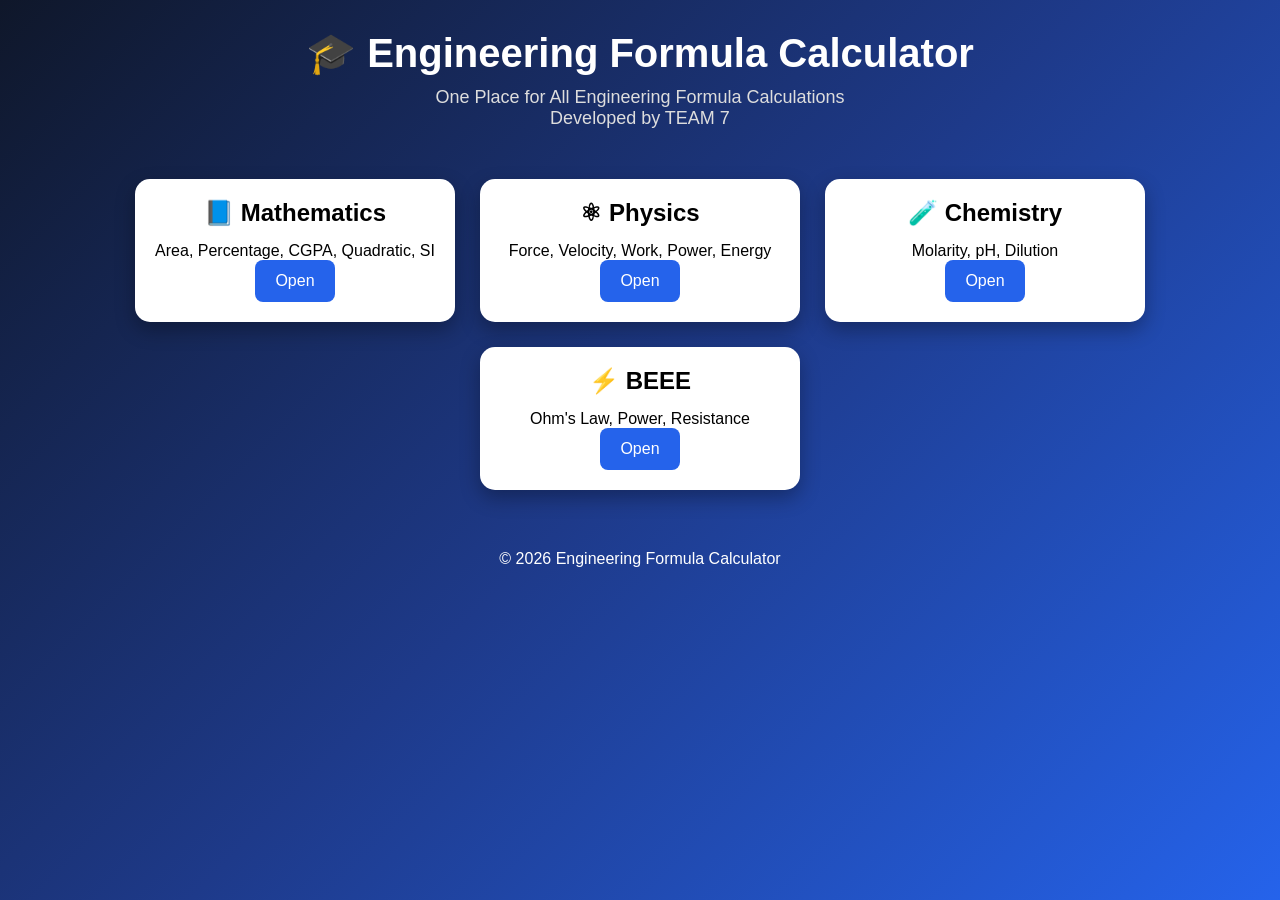
<file: index.html>
<!DOCTYPE html>
<html lang="en">
<head>
    <meta charset="UTF-8">
    <meta name="viewport" content="width=device-width, initial-scale=1.0">
    <title>Engineering Formula Calculator</title>
    <link rel="stylesheet" href="style.css">
</head>

<body>

<header>
    <h1>🎓 Engineering Formula Calculator</h1>
    <p>One Place for All Engineering Formula Calculations</p>
    <p>Developed by TEAM 7</p>
</header>

<div class="container">

    <div class="card">
        <h2>📘 Mathematics</h2>
        <p>Area, Percentage, CGPA, Quadratic, SI</p>
        <button onclick="location.href='math.html'">Open</button>
    </div>

    <div class="card">
        <h2>⚛ Physics</h2>
        <p>Force, Velocity, Work, Power, Energy</p>
        <button onclick="location.href='physics.html'">Open</button>
    </div>

    <div class="card">
        <h2>🧪 Chemistry</h2>
        <p>Molarity, pH, Dilution</p>
        <button onclick="location.href='chemistry.html'">Open</button>
    </div>

    <div class="card">
        <h2>⚡ BEEE</h2>
        <p>Ohm's Law, Power, Resistance</p>
        <button onclick="location.href='beee.html'">Open</button>
    </div>

</div>

<footer style="text-align:center;padding:20px;">
    © 2026 Engineering Formula Calculator
</footer>

<script src="script.js"></script>

</body>
</html>
</file>
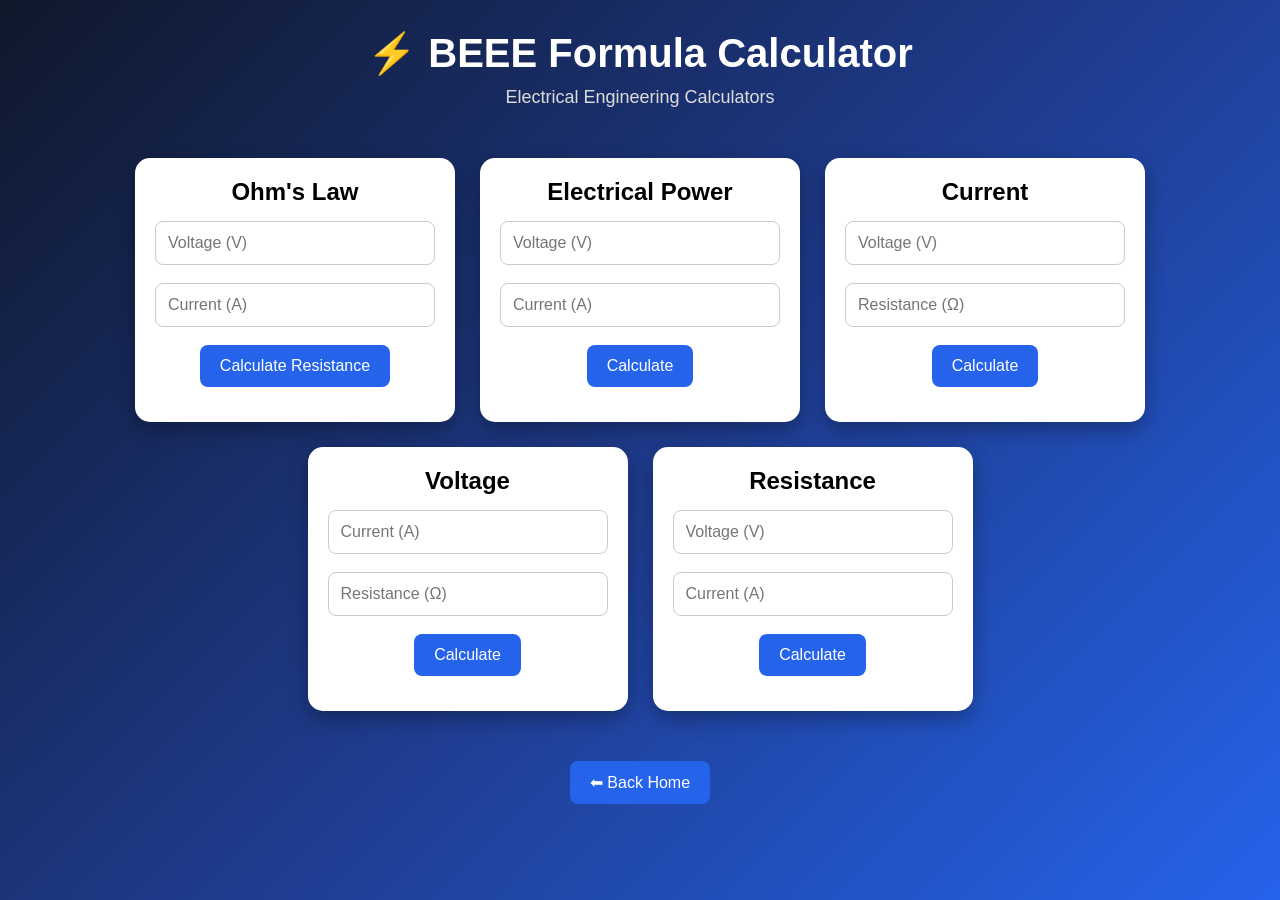
<file: beee.html>
<!DOCTYPE html>
<html lang="en">
<head>
<meta charset="UTF-8">
<meta name="viewport" content="width=device-width, initial-scale=1.0">
<title>BEEE Calculator</title>
<link rel="stylesheet" href="style.css">
</head>
<body>

<header>
<h1>⚡ BEEE Formula Calculator</h1>
<p>Electrical Engineering Calculators</p>
</header>

<div class="container">

<div class="card">
<h2>Ohm's Law</h2>
<input type="number" id="voltage" placeholder="Voltage (V)">
<br><br>
<input type="number" id="current" placeholder="Current (A)">
<br><br>
<button onclick="ohms()">Calculate Resistance</button>
<h3 id="ohmsResult"></h3>
</div>

<div class="card">
<h2>Electrical Power</h2>
<input type="number" id="v1" placeholder="Voltage (V)">
<br><br>
<input type="number" id="i1" placeholder="Current (A)">
<br><br>
<button onclick="power()">Calculate</button>
<h3 id="powerResult"></h3>
</div>

<div class="card">
<h2>Current</h2>
<input type="number" id="volt2" placeholder="Voltage (V)">
<br><br>
<input type="number" id="res2" placeholder="Resistance (Ω)">
<br><br>
<button onclick="currentCal()">Calculate</button>
<h3 id="currentResult"></h3>
</div>

<div class="card">
<h2>Voltage</h2>
<input type="number" id="curr3" placeholder="Current (A)">
<br><br>
<input type="number" id="res3" placeholder="Resistance (Ω)">
<br><br>
<button onclick="voltageCal()">Calculate</button>
<h3 id="voltageResult"></h3>
</div>

<div class="card">
<h2>Resistance</h2>
<input type="number" id="volt4" placeholder="Voltage (V)">
<br><br>
<input type="number" id="curr4" placeholder="Current (A)">
<br><br>
<button onclick="resistanceCal()">Calculate</button>
<h3 id="resistanceResult"></h3>
</div>

</div>

<div style="text-align:center;margin:30px;">
<button onclick="window.location.href='index.html'">⬅ Back Home</button>
</div>

<script>
function ohms(){
let v=Number(document.getElementById("voltage").value);
let i=Number(document.getElementById("current").value);
document.getElementById("ohmsResult").innerHTML="Resistance = "+(v/i).toFixed(2)+" Ω";
}

function power(){
let v=Number(document.getElementById("v1").value);
let i=Number(document.getElementById("i1").value);
document.getElementById("powerResult").innerHTML="Power = "+(v*i).toFixed(2)+" W";
}

function currentCal(){
let v=Number(document.getElementById("volt2").value);
let r=Number(document.getElementById("res2").value);
document.getElementById("currentResult").innerHTML="Current = "+(v/r).toFixed(2)+" A";
}

function voltageCal(){
let i=Number(document.getElementById("curr3").value);
let r=Number(document.getElementById("res3").value);
document.getElementById("voltageResult").innerHTML="Voltage = "+(i*r).toFixed(2)+" V";
}

function resistanceCal(){
let v=Number(document.getElementById("volt4").value);
let i=Number(document.getElementById("curr4").value);
document.getElementById("resistanceResult").innerHTML="Resistance = "+(v/i).toFixed(2)+" Ω";
}
</script>

</body>
</html>
</file>
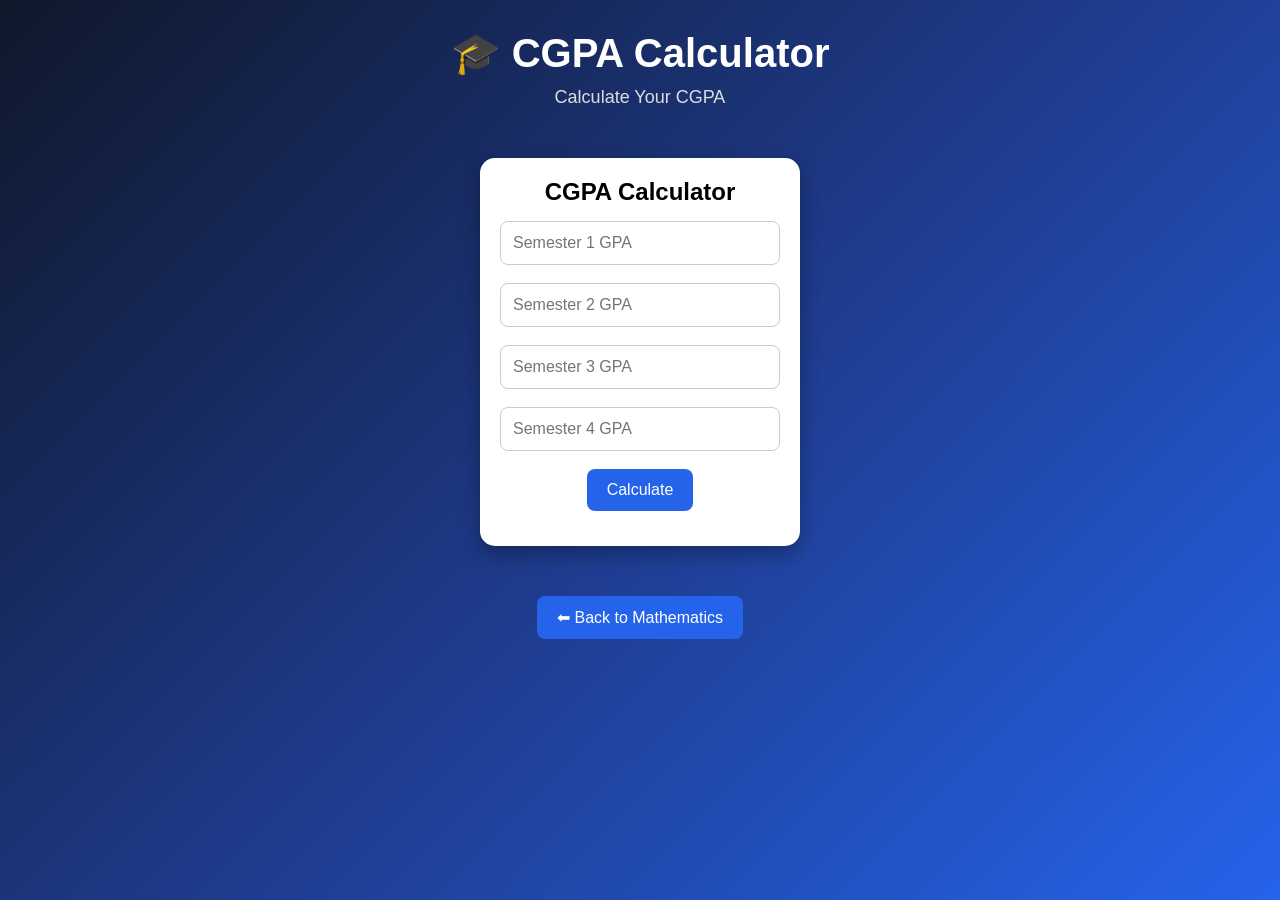
<file: cgpa.html>
<!DOCTYPE html>
<html lang="en">
<head>
<meta charset="UTF-8">
<meta name="viewport" content="width=device-width, initial-scale=1.0">
<title>CGPA Calculator</title>
<link rel="stylesheet" href="style.css">
</head>

<body>

<header>
<h1>🎓 CGPA Calculator</h1>
<p>Calculate Your CGPA</p>
</header>

<div class="container">

<div class="card">

<h2>CGPA Calculator</h2>

<input type="number" id="g1" placeholder="Semester 1 GPA">
<br><br>

<input type="number" id="g2" placeholder="Semester 2 GPA">
<br><br>

<input type="number" id="g3" placeholder="Semester 3 GPA">
<br><br>

<input type="number" id="g4" placeholder="Semester 4 GPA">
<br><br>

<button onclick="calculateCGPA()">Calculate</button>

<h3 id="cgpaResult"></h3>

</div>

</div>

<div style="text-align:center;margin:30px;">
<button onclick="window.location.href='math.html'">⬅ Back to Mathematics</button>
</div>

<script>
function calculateCGPA(){

let g1=Number(document.getElementById("g1").value);
let g2=Number(document.getElementById("g2").value);
let g3=Number(document.getElementById("g3").value);
let g4=Number(document.getElementById("g4").value);

let cgpa=(g1+g2+g3+g4)/4;

document.getElementById("cgpaResult").innerHTML=
"CGPA = "+cgpa.toFixed(2);

}
</script>

</body>
</html>
</file>
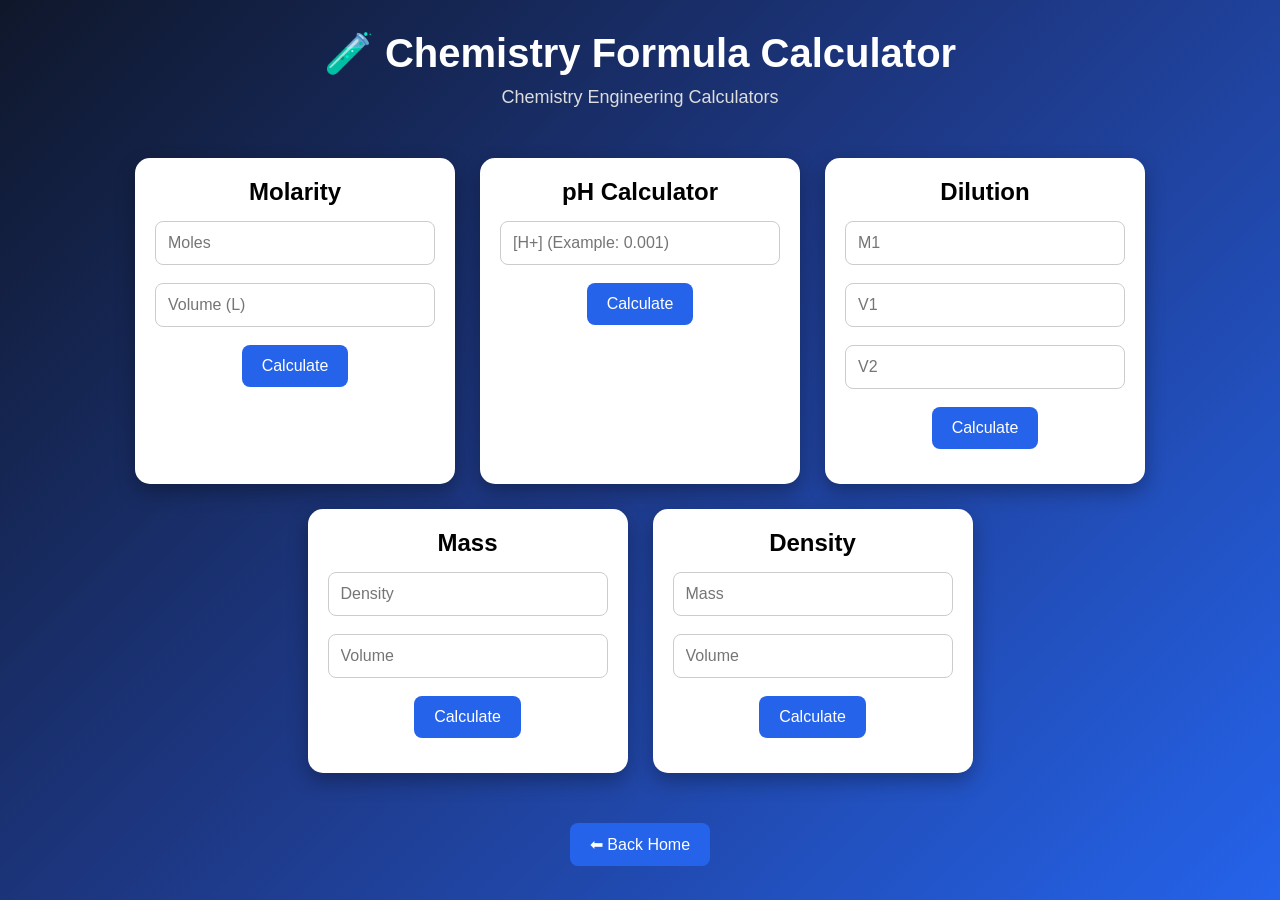
<file: chemistry.html>
<!DOCTYPE html>
<html lang="en">
<head>
<meta charset="UTF-8">
<meta name="viewport" content="width=device-width, initial-scale=1.0">
<title>Chemistry Calculator</title>
<link rel="stylesheet" href="style.css">
</head>
<body>

<header>
<h1>🧪 Chemistry Formula Calculator</h1>
<p>Chemistry Engineering Calculators</p>
</header>

<div class="container">

<div class="card">
<h2>Molarity</h2>
<input type="number" id="moles" placeholder="Moles">
<br><br>
<input type="number" id="liters" placeholder="Volume (L)">
<br><br>
<button onclick="molarity()">Calculate</button>
<h3 id="molarityResult"></h3>
</div>

<div class="card">
<h2>pH Calculator</h2>
<input type="number" id="hion" placeholder="[H+] (Example: 0.001)">
<br><br>
<button onclick="ph()">Calculate</button>
<h3 id="phResult"></h3>
</div>

<div class="card">
<h2>Dilution</h2>
<input type="number" id="m1" placeholder="M1">
<br><br>
<input type="number" id="v1" placeholder="V1">
<br><br>
<input type="number" id="v2" placeholder="V2">
<br><br>
<button onclick="dilution()">Calculate</button>
<h3 id="dilutionResult"></h3>
</div>

<div class="card">
<h2>Mass</h2>
<input type="number" id="density" placeholder="Density">
<br><br>
<input type="number" id="volume" placeholder="Volume">
<br><br>
<button onclick="mass()">Calculate</button>
<h3 id="massResult"></h3>
</div>

<div class="card">
<h2>Density</h2>
<input type="number" id="mass1" placeholder="Mass">
<br><br>
<input type="number" id="volume1" placeholder="Volume">
<br><br>
<button onclick="density()">Calculate</button>
<h3 id="densityResult"></h3>
</div>

</div>

<div style="text-align:center;margin:30px;">
<button onclick="window.location.href='index.html'">⬅ Back Home</button>
</div>

<script>

function molarity(){
let n=Number(document.getElementById("moles").value);
let v=Number(document.getElementById("liters").value);
document.getElementById("molarityResult").innerHTML="Molarity = "+(n/v).toFixed(2)+" M";
}

function ph(){
let h=Number(document.getElementById("hion").value);
document.getElementById("phResult").innerHTML="pH = "+(-Math.log10(h)).toFixed(2);
}

function dilution(){
let M1=Number(document.getElementById("m1").value);
let V1=Number(document.getElementById("v1").value);
let V2=Number(document.getElementById("v2").value);
document.getElementById("dilutionResult").innerHTML="M2 = "+((M1*V1)/V2).toFixed(2);
}

function mass(){
let d=Number(document.getElementById("density").value);
let v=Number(document.getElementById("volume").value);
document.getElementById("massResult").innerHTML="Mass = "+(d*v).toFixed(2);
}

function density(){
let m=Number(document.getElementById("mass1").value);
let v=Number(document.getElementById("volume1").value);
document.getElementById("densityResult").innerHTML="Density = "+(m/v).toFixed(2);
}

</script>

</body>
</html>
</file>
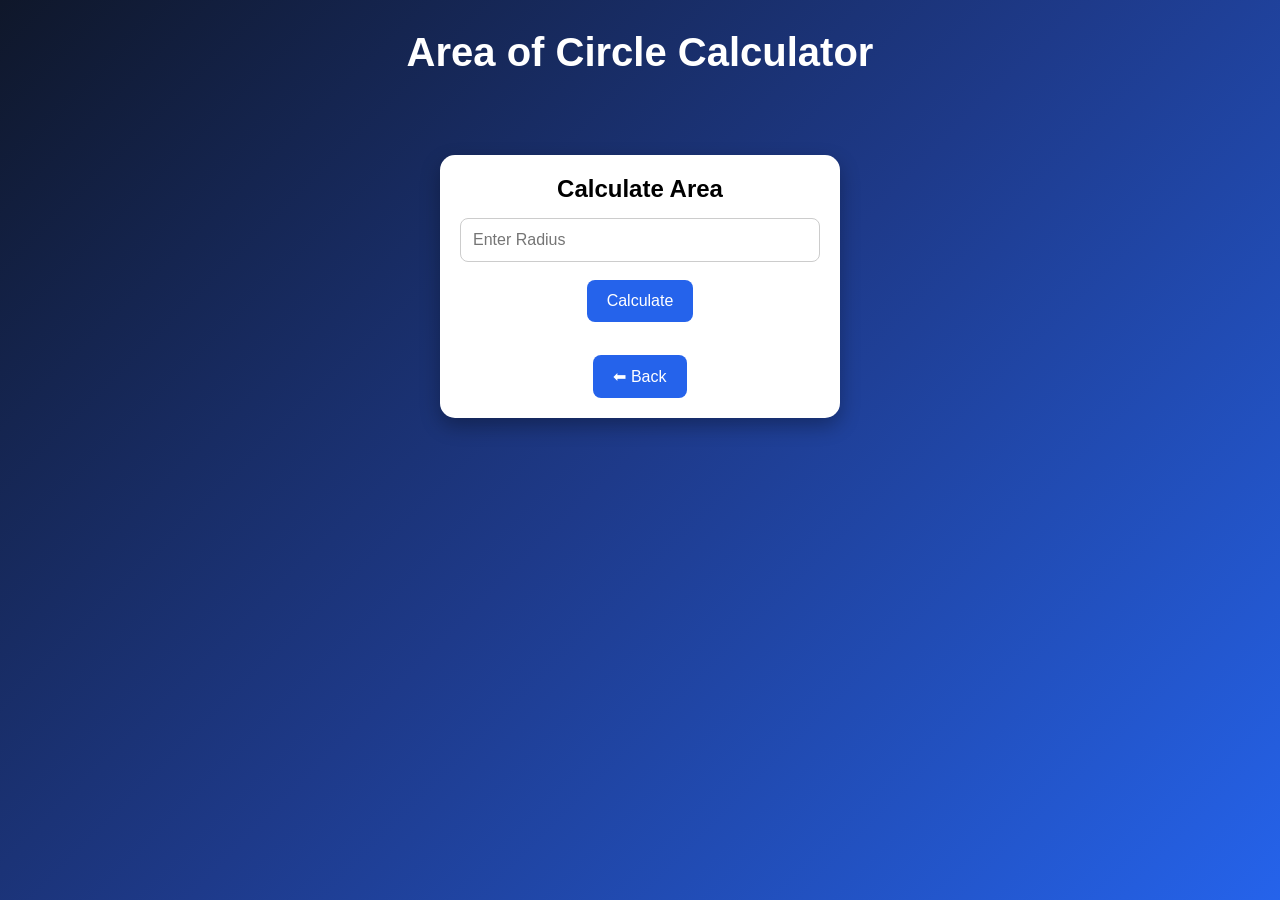
<file: circle.html>
<!DOCTYPE html>
<html>
<head>
<title>Area of Circle</title>
<link rel="stylesheet" href="style.css">
</head>
<body>

<header>
<h1>Area of Circle Calculator</h1>
</header>

<div class="card" style="width:400px;margin:40px auto;">
<h2>Calculate Area</h2>

<input type="number" id="radius" placeholder="Enter Radius">

<br><br>

<button onclick="calculate()">Calculate</button>

<h2 id="result"></h2>

<br>

<button onclick="window.location.href='math.html'">⬅ Back</button>

</div>

<script>
function calculate(){
let r=document.getElementById("radius").value;
let area=3.14159*r*r;
document.getElementById("result").innerHTML="Area = "+area.toFixed(2);
}
</script>

</body>
</html>
</file>
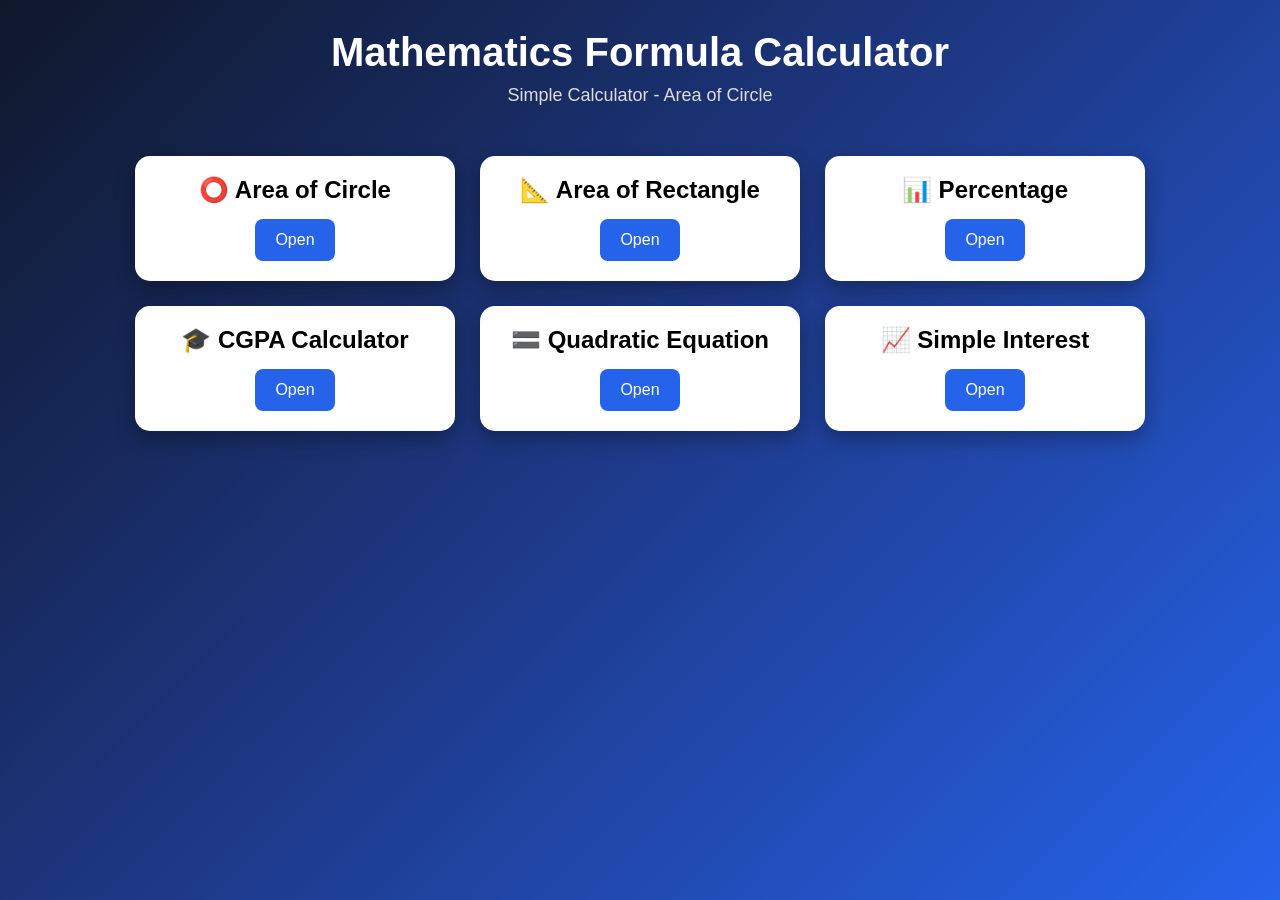
<file: math.html>
<!DOCTYPE html>
<html lang="en">
<head>
<meta charset="UTF-8">
<meta name="viewport" content="width=device-width, initial-scale=1.0">
<title>Mathematics Calculator</title>
<link rel="stylesheet" href="style.css">
</head>
<body>

<header>
    <h1>Mathematics Formula Calculator</h1>
    <p>Simple Calculator - Area of Circle</p>
</header>

<div class="container">

<div class="card">
<h2>⭕ Area of Circle</h2>
<button onclick="window.location.href='circle.html'">Open</button>
</div>

<div class="card">
<h2>📐 Area of Rectangle</h2>
<button onclick="window.location.href='rectangle.html'">Open</button>
</div>

<div class="card">
<h2>📊 Percentage</h2>
<button onclick="window.location.href='percentage.html'">Open</button>
</div>

<div class="card">
<h2>🎓 CGPA Calculator</h2>
<button onclick="window.location.href='cgpa.html'">Open</button>
</div>

<div class="card">
<h2>🟰 Quadratic Equation</h2>
<button onclick="window.location.href='quadratic.html'">Open</button>
</div>

<div class="card">
<h2>📈 Simple Interest</h2>
<button onclick="window.location.href='si.html'">Open</button>
</div>

</div>
</file>
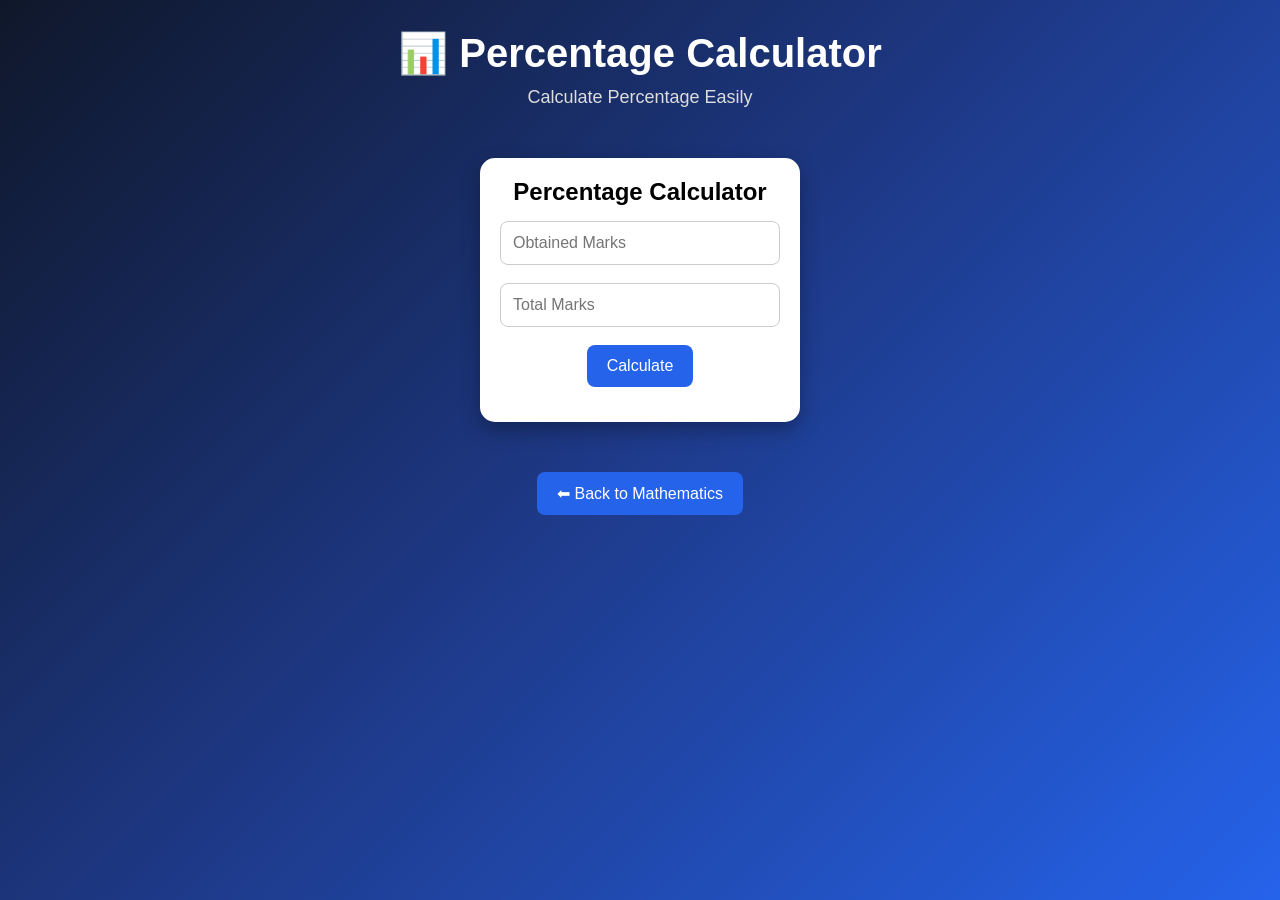
<file: percentage.html>
<!DOCTYPE html>
<html lang="en">
<head>
<meta charset="UTF-8">
<meta name="viewport" content="width=device-width, initial-scale=1.0">
<title>Percentage Calculator</title>
<link rel="stylesheet" href="style.css">
</head>

<body>

<header>
<h1>📊 Percentage Calculator</h1>
<p>Calculate Percentage Easily</p>
</header>

<div class="container">

<div class="card">
<h2>Percentage Calculator</h2>

<input type="number" id="obtained" placeholder="Obtained Marks">
<br><br>

<input type="number" id="total" placeholder="Total Marks">
<br><br>

<button onclick="calculatePercentage()">Calculate</button>

<h3 id="result"></h3>

</div>

</div>

<div style="text-align:center;margin:30px;">
<button onclick="window.location.href='math.html'">⬅ Back to Mathematics</button>
</div>

<script>
function calculatePercentage(){

let obtained = Number(document.getElementById("obtained").value);
let total = Number(document.getElementById("total").value);

if(total<=0){
document.getElementById("result").innerHTML="Enter a valid Total Marks";
return;
}

let percentage=(obtained/total)*100;

document.getElementById("result").innerHTML=
"Percentage = "+percentage.toFixed(2)+" %";

}
</script>

</body>
</html>
</file>
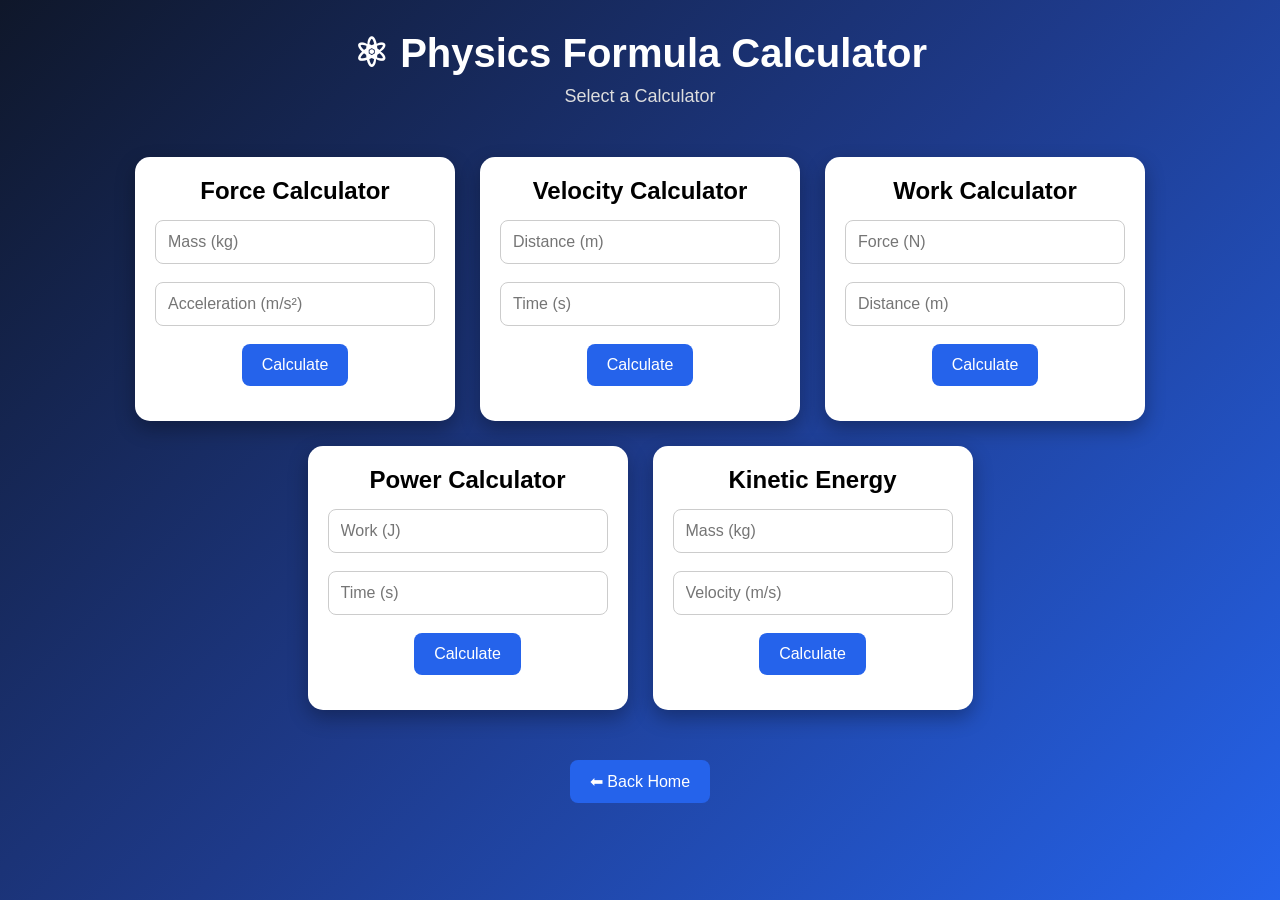
<file: physics.html>
<!DOCTYPE html>
<html lang="en">
<head>
<meta charset="UTF-8">
<meta name="viewport" content="width=device-width, initial-scale=1.0">
<title>Physics Calculator</title>
<link rel="stylesheet" href="style.css">
</head>
<body>

<header>
<h1>⚛ Physics Formula Calculator</h1>
<p>Select a Calculator</p>
</header>

<div class="container">

<div class="card">
<h2>Force Calculator</h2>
<input type="number" id="mass" placeholder="Mass (kg)">
<br><br>
<input type="number" id="acc" placeholder="Acceleration (m/s²)">
<br><br>
<button onclick="force()">Calculate</button>
<h3 id="forceResult"></h3>
</div>

<div class="card">
<h2>Velocity Calculator</h2>
<input type="number" id="distance" placeholder="Distance (m)">
<br><br>
<input type="number" id="time" placeholder="Time (s)">
<br><br>
<button onclick="velocity()">Calculate</button>
<h3 id="velocityResult"></h3>
</div>

<div class="card">
<h2>Work Calculator</h2>
<input type="number" id="f" placeholder="Force (N)">
<br><br>
<input type="number" id="d" placeholder="Distance (m)">
<br><br>
<button onclick="work()">Calculate</button>
<h3 id="workResult"></h3>
</div>

<div class="card">
<h2>Power Calculator</h2>
<input type="number" id="work1" placeholder="Work (J)">
<br><br>
<input type="number" id="time1" placeholder="Time (s)">
<br><br>
<button onclick="power()">Calculate</button>
<h3 id="powerResult"></h3>
</div>

<div class="card">
<h2>Kinetic Energy</h2>
<input type="number" id="m" placeholder="Mass (kg)">
<br><br>
<input type="number" id="v" placeholder="Velocity (m/s)">
<br><br>
<button onclick="ke()">Calculate</button>
<h3 id="keResult"></h3>
</div>

</div>

<div style="text-align:center;margin:30px;">
<button onclick="window.location.href='index.html'">⬅ Back Home</button>
</div>

<script>
function force(){
let m=Number(document.getElementById("mass").value);
let a=Number(document.getElementById("acc").value);
document.getElementById("forceResult").innerHTML="Force = "+(m*a)+" N";
}

function velocity(){
let d=Number(document.getElementById("distance").value);
let t=Number(document.getElementById("time").value);
document.getElementById("velocityResult").innerHTML="Velocity = "+(d/t).toFixed(2)+" m/s";
}

function work(){
let f=Number(document.getElementById("f").value);
let d=Number(document.getElementById("d").value);
document.getElementById("workResult").innerHTML="Work = "+(f*d)+" J";
}

function power(){
let w=Number(document.getElementById("work1").value);
let t=Number(document.getElementById("time1").value);
document.getElementById("powerResult").innerHTML="Power = "+(w/t).toFixed(2)+" W";
}

function ke(){
let m=Number(document.getElementById("m").value);
let v=Number(document.getElementById("v").value);
document.getElementById("keResult").innerHTML="Kinetic Energy = "+(0.5*m*v*v).toFixed(2)+" J";
}
</script>

</body>
</html>
</file>
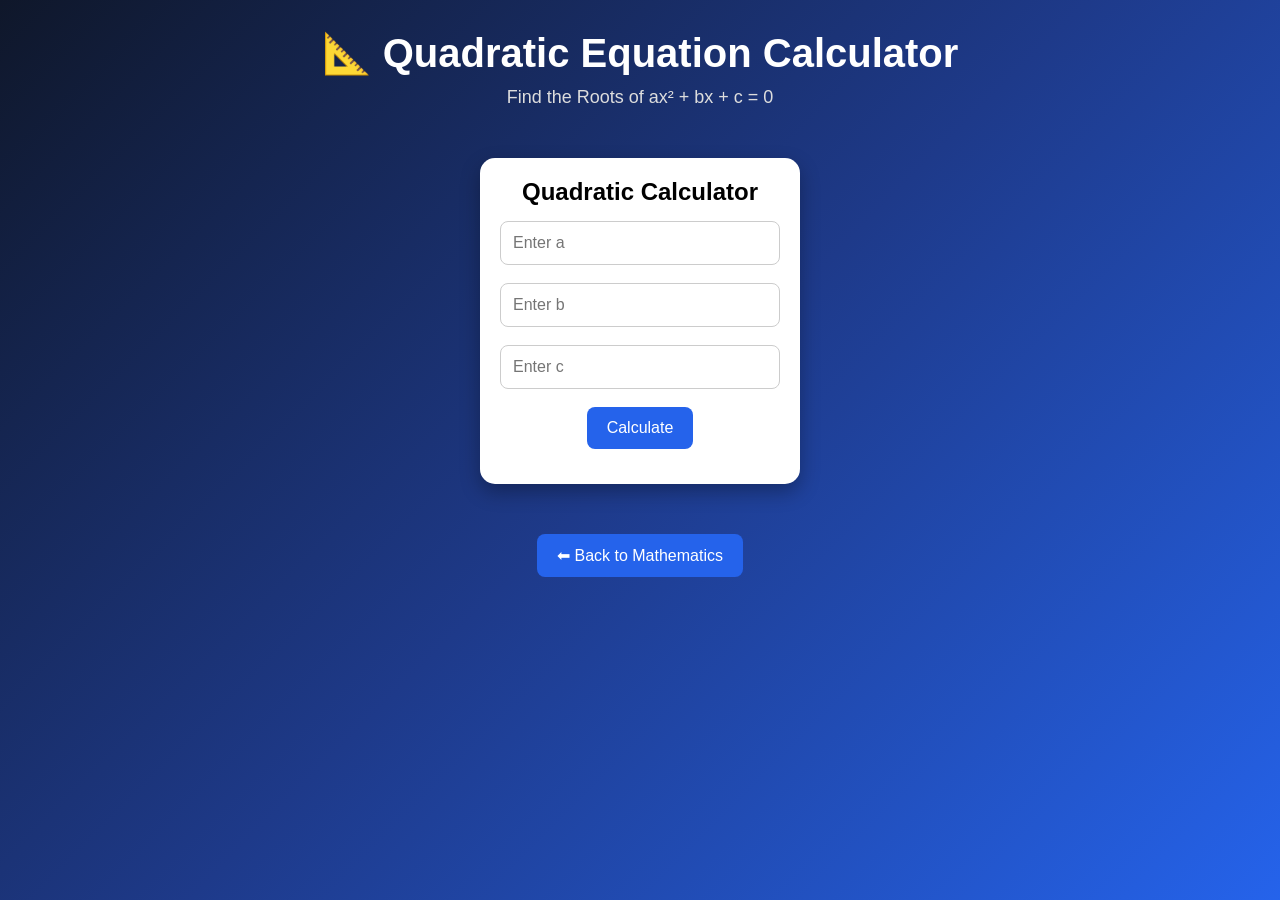
<file: quadratic.html>
<!DOCTYPE html>
<html lang="en">
<head>
<meta charset="UTF-8">
<meta name="viewport" content="width=device-width, initial-scale=1.0">
<title>Quadratic Equation Calculator</title>
<link rel="stylesheet" href="style.css">
</head>

<body>

<header>
<h1>📐 Quadratic Equation Calculator</h1>
<p>Find the Roots of ax² + bx + c = 0</p>
</header>

<div class="container">

<div class="card">

<h2>Quadratic Calculator</h2>

<input type="number" id="a" placeholder="Enter a">
<br><br>

<input type="number" id="b" placeholder="Enter b">
<br><br>

<input type="number" id="c" placeholder="Enter c">
<br><br>

<button onclick="calculate()">Calculate</button>

<h3 id="result"></h3>

</div>

</div>

<div style="text-align:center;margin:30px;">
<button onclick="window.location.href='math.html'">⬅ Back to Mathematics</button>
</div>

<script>
function calculate(){

let a=Number(document.getElementById("a").value);
let b=Number(document.getElementById("b").value);
let c=Number(document.getElementById("c").value);

if(a===0){
document.getElementById("result").innerHTML="a cannot be 0";
return;
}

let d=(b*b)-(4*a*c);

if(d>0){
let x1=(-b+Math.sqrt(d))/(2*a);
let x2=(-b-Math.sqrt(d))/(2*a);
document.getElementById("result").innerHTML=
"Root 1 = "+x1.toFixed(2)+"<br>Root 2 = "+x2.toFixed(2);
}
else if(d===0){
let x=(-b)/(2*a);
document.getElementById("result").innerHTML=
"Both Roots = "+x.toFixed(2);
}
else{
document.getElementById("result").innerHTML=
"No Real Roots";
}

}
</script>

</body>
</html>
</file>
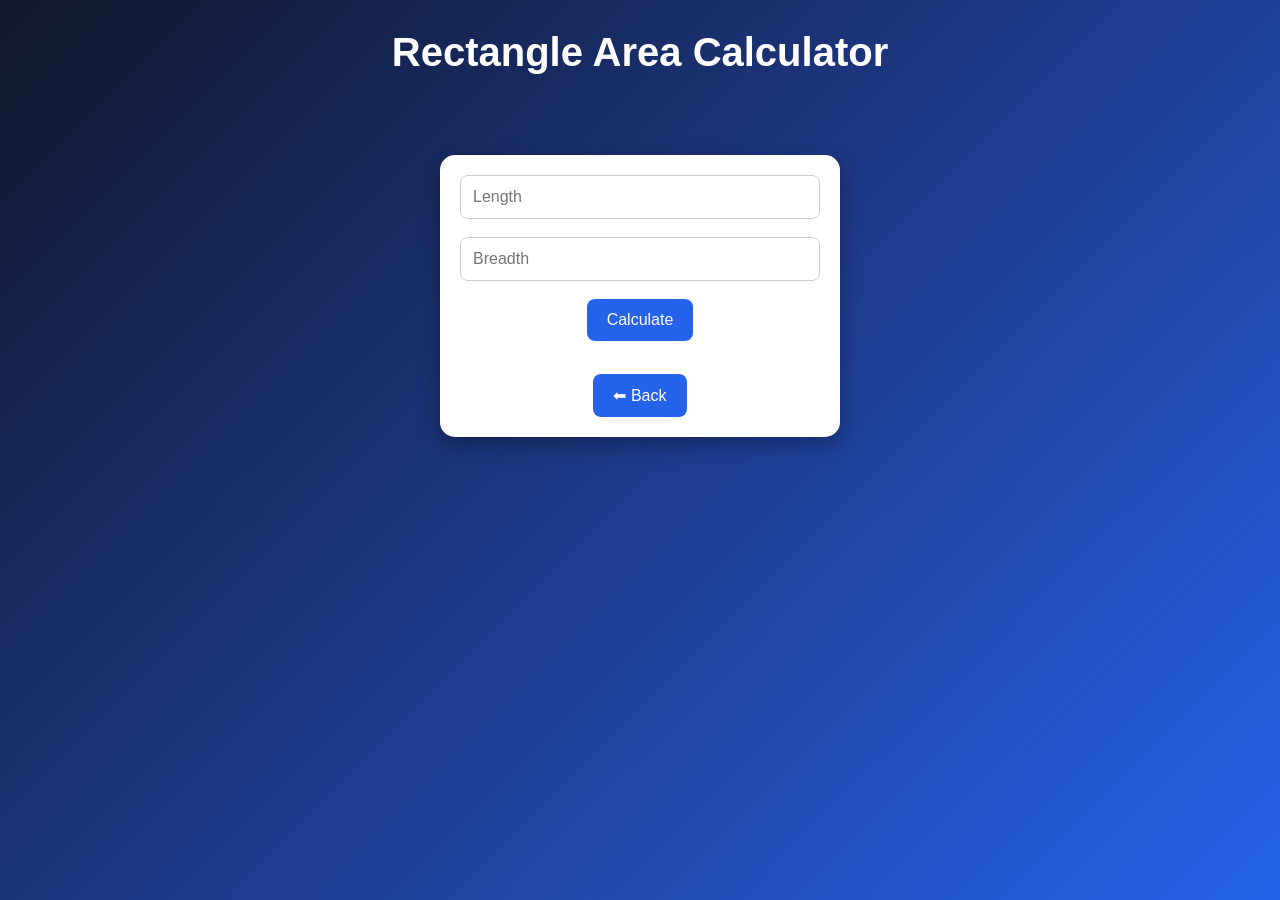
<file: rectangle.html>
<!DOCTYPE html>
<html>
<head>
<title>Rectangle</title>
<link rel="stylesheet" href="style.css">
</head>
<body>

<header>
<h1>Rectangle Area Calculator</h1>
</header>

<div class="card" style="width:400px;margin:40px auto;">

<input type="number" id="l" placeholder="Length"><br><br>

<input type="number" id="b" placeholder="Breadth"><br><br>

<button onclick="cal()">Calculate</button>

<h2 id="ans"></h2>

<br>

<button onclick="window.location.href='math.html'">⬅ Back</button>

</div>

<script>
function cal(){
let l=document.getElementById("l").value;
let b=document.getElementById("b").value;

document.getElementById("ans").innerHTML="Area = "+(l*b);
}
</script>

</body>
</html>
</file>
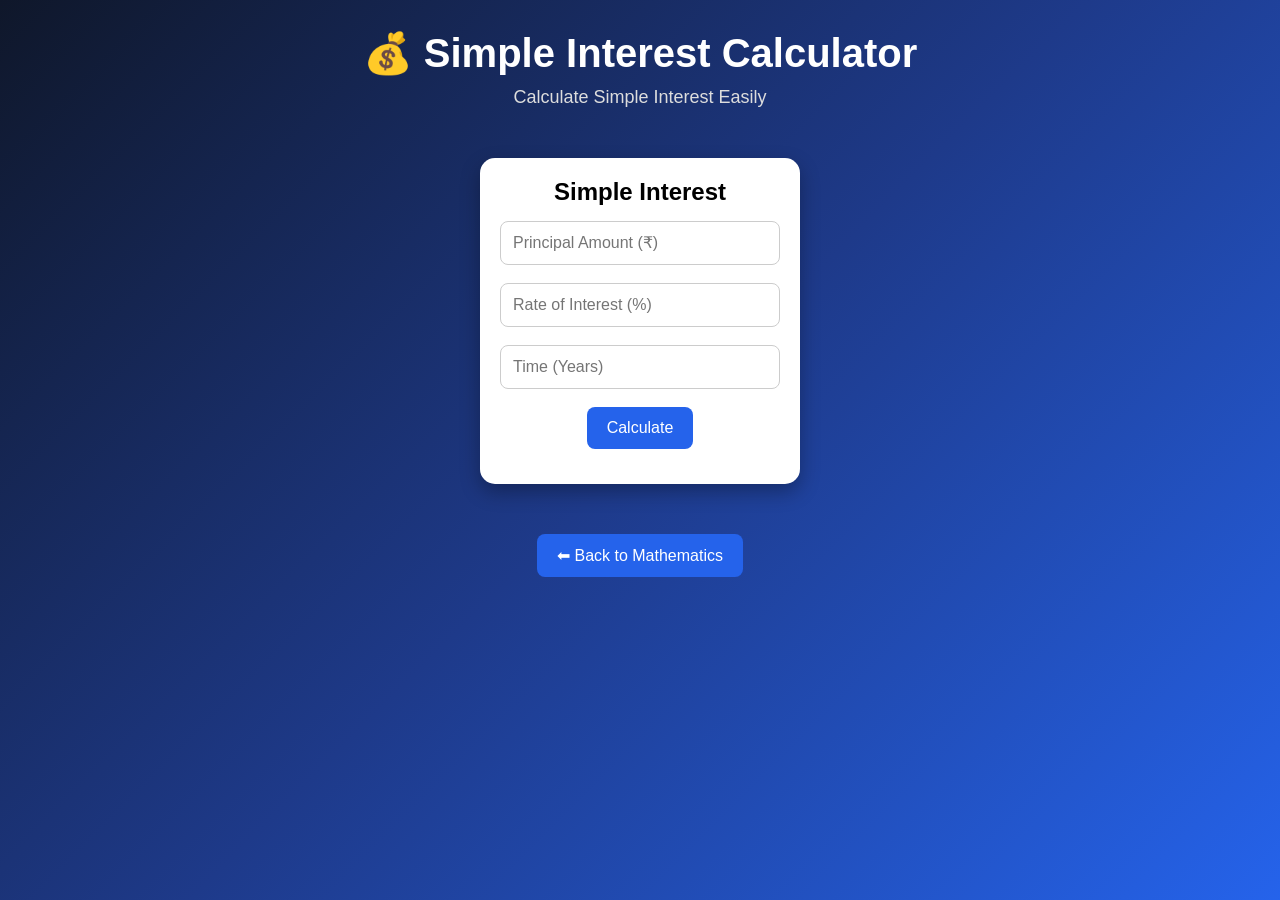
<file: si.html>
<!DOCTYPE html>
<html lang="en">
<head>
<meta charset="UTF-8">
<meta name="viewport" content="width=device-width, initial-scale=1.0">
<title>Simple Interest Calculator</title>
<link rel="stylesheet" href="style.css">
</head>

<body>

<header>
<h1>💰 Simple Interest Calculator</h1>
<p>Calculate Simple Interest Easily</p>
</header>

<div class="container">

<div class="card">

<h2>Simple Interest</h2>

<input type="number" id="principal" placeholder="Principal Amount (₹)">
<br><br>

<input type="number" id="rate" placeholder="Rate of Interest (%)">
<br><br>

<input type="number" id="time" placeholder="Time (Years)">
<br><br>

<button onclick="calculateSI()">Calculate</button>

<h3 id="siResult"></h3>

</div>

</div>

<div style="text-align:center;margin:30px;">
<button onclick="window.location.href='math.html'">⬅ Back to Mathematics</button>
</div>

<script>
function calculateSI(){

let p = Number(document.getElementById("principal").value);
let r = Number(document.getElementById("rate").value);
let t = Number(document.getElementById("time").value);

let si = (p * r * t) / 100;
let total = p + si;

document.getElementById("siResult").innerHTML =
"Simple Interest = ₹" + si.toFixed(2) +
"<br>Total Amount = ₹" + total.toFixed(2);

}
</script>

</body>
</html>
</file>
<file: style.css>
*{
    margin:0;
    padding:0;
    box-sizing:border-box;
    font-family:Arial, sans-serif;
}

body{
    background:linear-gradient(135deg,#0f172a,#1e3a8a,#2563eb);
    min-height:100vh;
    color:white;
}

header{
    text-align:center;
    padding:30px;
}

header h1{
    font-size:40px;
    margin-bottom:10px;
}

header p{
    font-size:18px;
    color:#ddd;
}

.container{
    display:flex;
    flex-wrap:wrap;
    justify-content:center;
    gap:25px;
    padding:20px;
}

.card{
    background:white;
    color:black;
    width:320px;
    padding:20px;
    border-radius:15px;
    text-align:center;
    box-shadow:0 8px 20px rgba(0,0,0,.3);
    transition:.3s;
}

.card:hover{
    transform:translateY(-10px);
}

input{
    width:100%;
    padding:12px;
    border-radius:8px;
    border:1px solid #ccc;
    font-size:16px;
}

button{
    background:#2563eb;
    color:white;
    border:none;
    padding:12px 20px;
    border-radius:8px;
    cursor:pointer;
    font-size:16px;
    transition:.3s;
}

button:hover{
    background:#1d4ed8;
}

h2{
    margin-bottom:15px;
}

h3{
    margin-top:15px;
    color:#0a7a2f;
}

footer{
    text-align:center;
    padding:20px;
    color:white;
    margin-top:20px;
}
</file>
